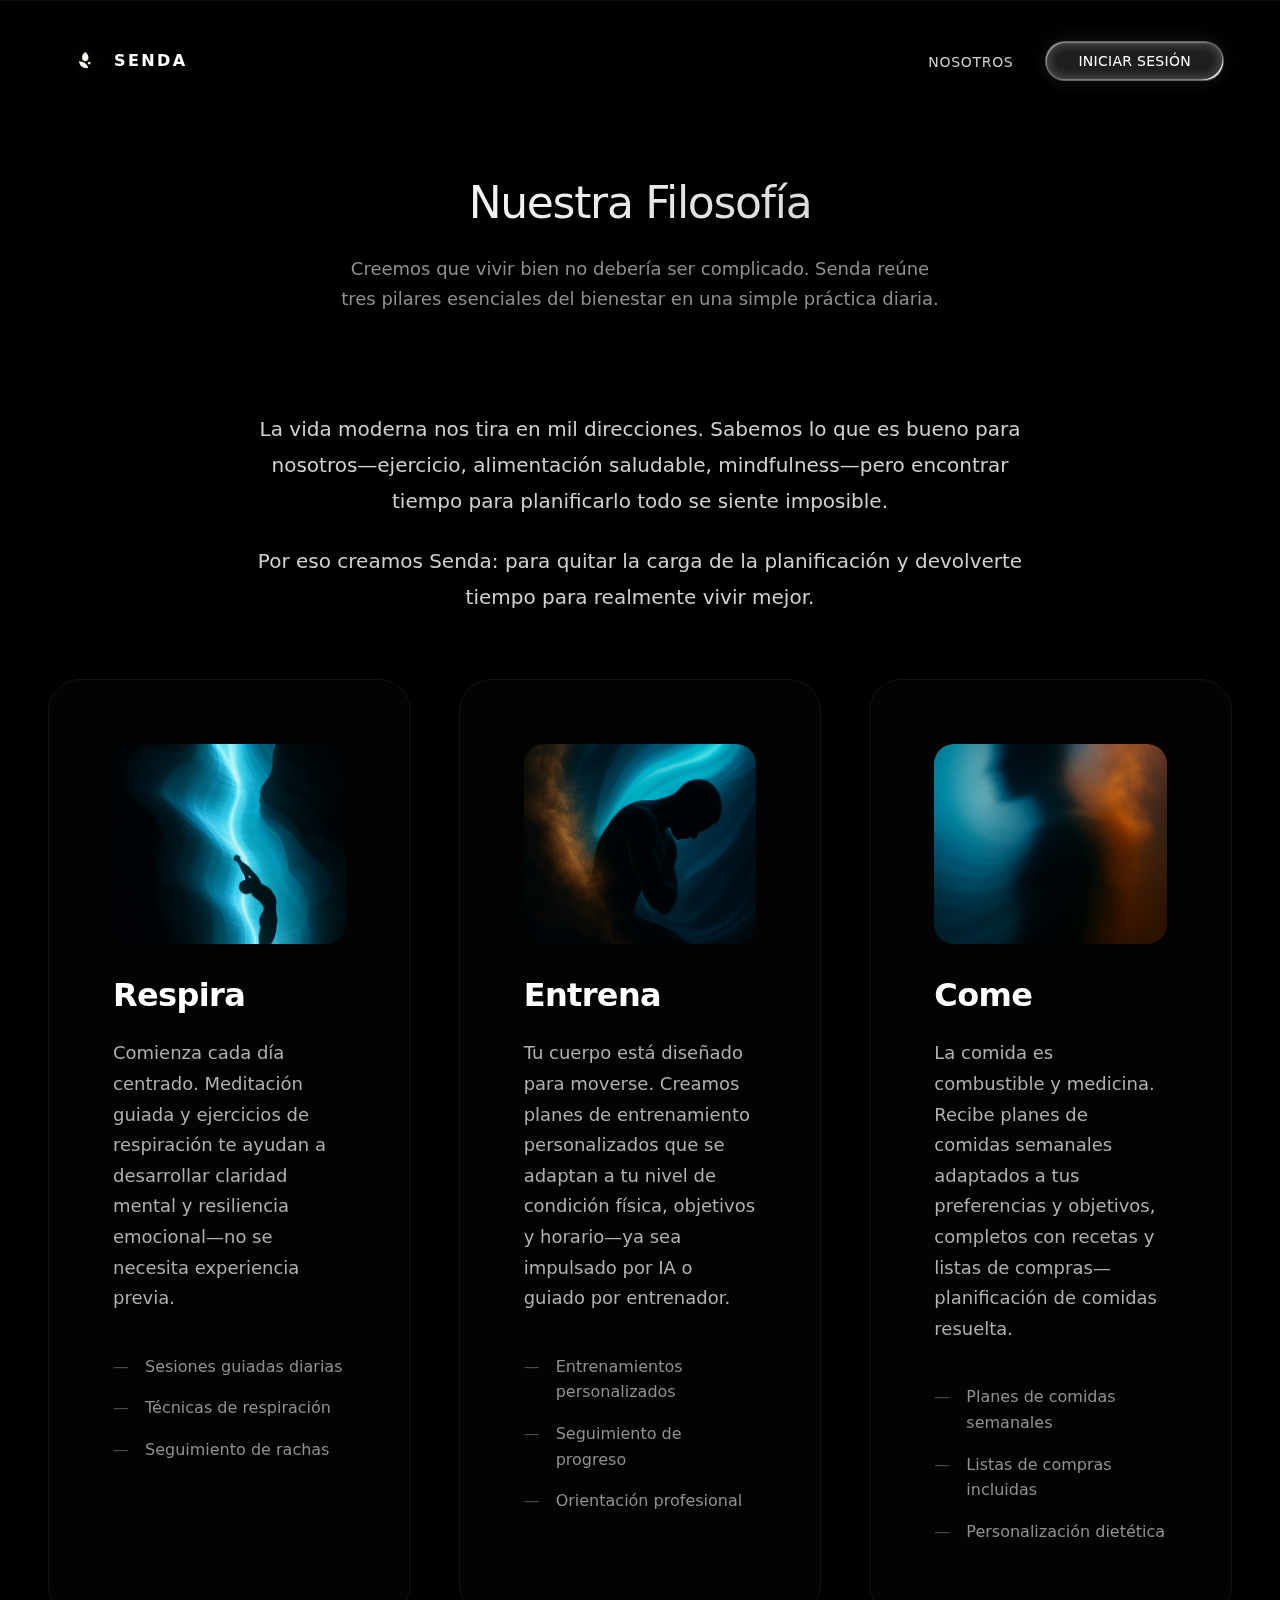
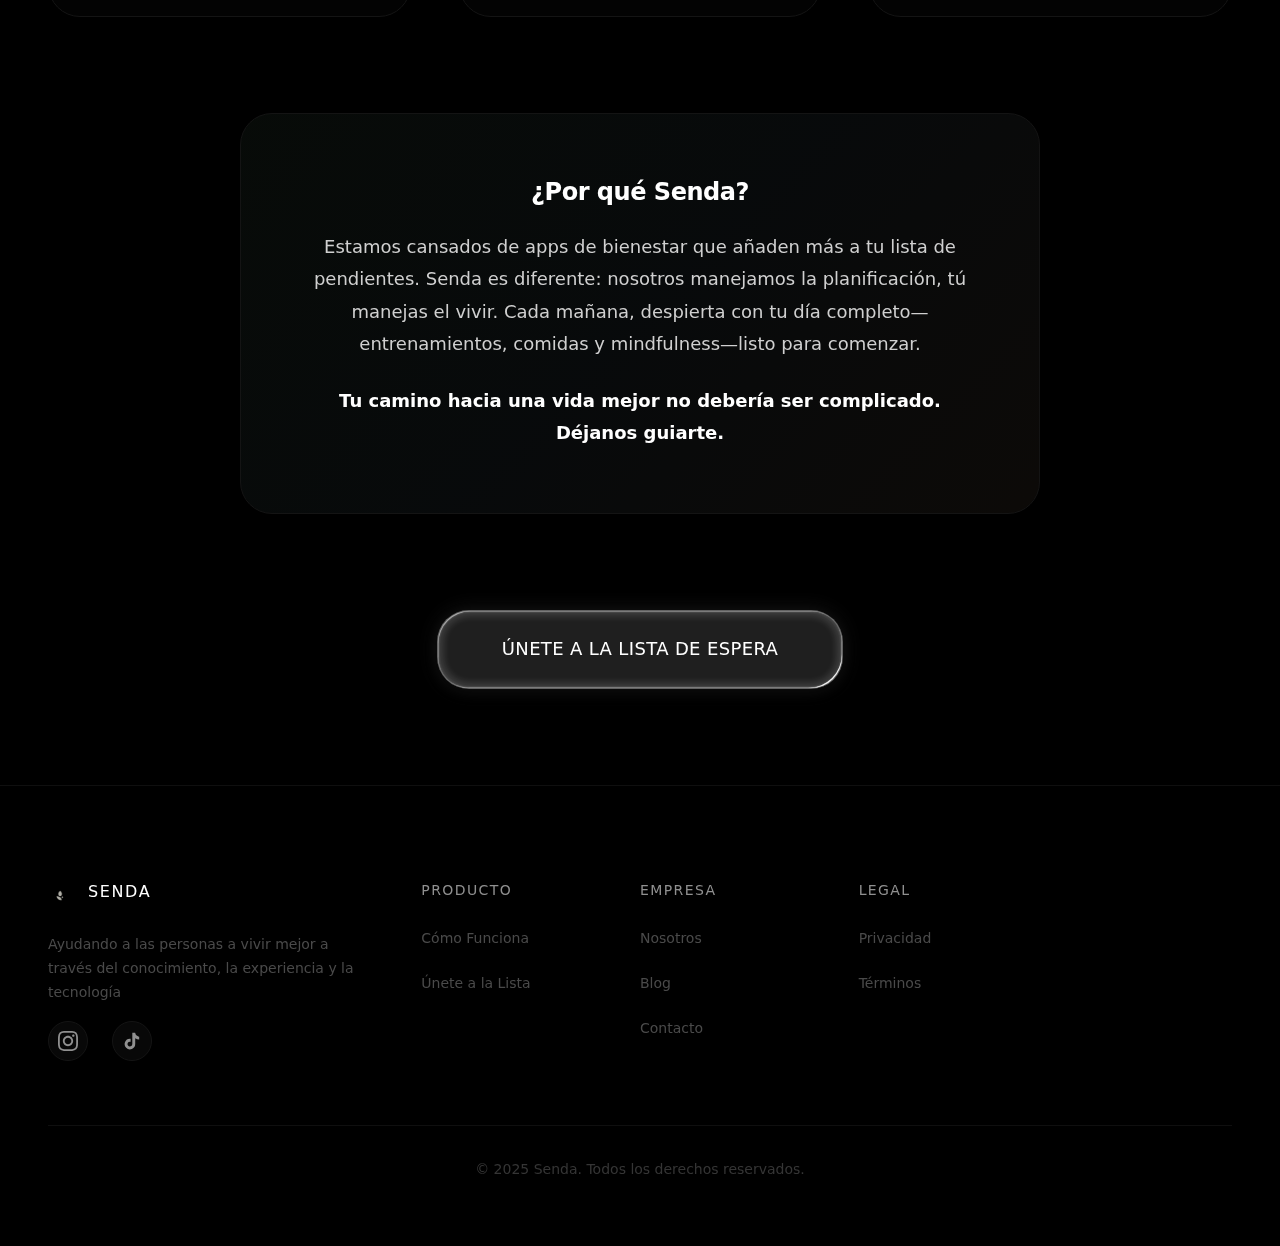
<file: about.html>
<!DOCTYPE html>
<html lang="en">
<head>
    <meta charset="UTF-8">
    <meta name="viewport" content="width=device-width, initial-scale=1.0">
    <meta name="description" content="Senda - Our Philosophy and Mission">
    <title>About Us | Senda</title>
    <link rel="stylesheet" href="css/global.css?v=8">
    <link rel="stylesheet" href="css/landing.css?v=8">
</head>
<body>
    <!-- Minimal Navigation -->
    <nav class="navbar navbar-scrolled">
        <div class="container navbar-content">
            <a href="index.html" class="navbar-logo">
                <img src="assets/images/senda logo.png" alt="Senda Logo" class="logo-image">
                <span>SENDA</span>
            </a>
            <ul class="navbar-menu">
                <li><a href="about.html" class="navbar-link">Nosotros</a></li>
                <li><a href="index.html#waitlist" class="btn btn-primary btn-small">Iniciar Sesión</a></li>
            </ul>
        </div>
    </nav>

    <!-- About Us -->
    <section class="section about-section" style="padding-top: calc(var(--spacing-xxxl) + 80px);">
        <div class="container">
            <div class="section-header">
                <h2>Nuestra Filosofía</h2>
                <p class="section-subtitle">
                    Creemos que vivir bien no debería ser complicado. Senda reúne tres pilares esenciales del bienestar en una simple práctica diaria.
                </p>
            </div>

            <div class="about-content">
                <div class="about-intro">
                    <p class="about-text">
                        La vida moderna nos tira en mil direcciones. Sabemos lo que es bueno para nosotros—ejercicio, alimentación saludable, mindfulness—pero encontrar tiempo para planificarlo todo se siente imposible.
                    </p>
                    <p class="about-text">
                        Por eso creamos Senda: para quitar la carga de la planificación y devolverte tiempo para realmente vivir mejor.
                    </p>
                </div>

                <div class="pillars-grid">
                    <div class="pillar-card">
                        <div class="pillar-image">
                            <img src="assets/images/Breathe.png" alt="Respira - Meditación y mindfulness">
                        </div>
                        <h3 class="pillar-title">Respira</h3>
                        <p class="pillar-description">
                            Comienza cada día centrado. Meditación guiada y ejercicios de respiración te ayudan a desarrollar claridad mental y resiliencia emocional—no se necesita experiencia previa.
                        </p>
                        <ul class="pillar-features">
                            <li>Sesiones guiadas diarias</li>
                            <li>Técnicas de respiración</li>
                            <li>Seguimiento de rachas</li>
                        </ul>
                    </div>

                    <div class="pillar-card">
                        <div class="pillar-image">
                            <img src="assets/images/Move.png" alt="Entrena - Fitness personalizado">
                        </div>
                        <h3 class="pillar-title">Entrena</h3>
                        <p class="pillar-description">
                            Tu cuerpo está diseñado para moverse. Creamos planes de entrenamiento personalizados que se adaptan a tu nivel de condición física, objetivos y horario—ya sea impulsado por IA o guiado por entrenador.
                        </p>
                        <ul class="pillar-features">
                            <li>Entrenamientos personalizados</li>
                            <li>Seguimiento de progreso</li>
                            <li>Orientación profesional</li>
                        </ul>
                    </div>

                    <div class="pillar-card">
                        <div class="pillar-image">
                            <img src="assets/images/Eat.png" alt="Come - Nutrición personalizada">
                        </div>
                        <h3 class="pillar-title">Come</h3>
                        <p class="pillar-description">
                            La comida es combustible y medicina. Recibe planes de comidas semanales adaptados a tus preferencias y objetivos, completos con recetas y listas de compras—planificación de comidas resuelta.
                        </p>
                        <ul class="pillar-features">
                            <li>Planes de comidas semanales</li>
                            <li>Listas de compras incluidas</li>
                            <li>Personalización dietética</li>
                        </ul>
                    </div>
                </div>

                <div class="about-mission">
                    <div class="mission-content">
                        <h3>¿Por qué Senda?</h3>
                        <p>
                            Estamos cansados de apps de bienestar que añaden más a tu lista de pendientes. Senda es diferente: nosotros manejamos la planificación, tú manejas el vivir. Cada mañana, despierta con tu día completo—entrenamientos, comidas y mindfulness—listo para comenzar.
                        </p>
                        <p>
                            <strong>Tu camino hacia una vida mejor no debería ser complicado. Déjanos guiarte.</strong>
                        </p>
                    </div>
                </div>

                <!-- CTA to join waitlist -->
                <div style="text-align: center; margin-top: var(--spacing-xxxl);">
                    <a href="index.html#waitlist" class="btn btn-primary btn-large">
                        Únete a la Lista de Espera
                    </a>
                </div>
            </div>
        </div>
    </section>

    <!-- Footer -->
    <footer class="footer">
        <div class="container">
            <div class="footer-content">
                <div class="footer-brand">
                    <div class="footer-logo">
                        <img src="assets/images/senda logo.png" alt="Senda Logo" class="footer-logo-image">
                        <h3>Senda</h3>
                    </div>
                    <p class="footer-tagline">Ayudando a las personas a vivir mejor a través del conocimiento, la experiencia y la tecnología</p>
                    <div class="social-icons">
                        <a href="https://www.instagram.com/sendaproject?igsh=MTQ3N25icWplZTFhbw%3D%3D&utm_source=qr" target="_blank" rel="noopener noreferrer" class="social-link" aria-label="Instagram">
                            <svg viewBox="0 0 24 24" fill="currentColor" class="social-icon">
                                <path d="M12 2.163c3.204 0 3.584.012 4.85.07 3.252.148 4.771 1.691 4.919 4.919.058 1.265.069 1.645.069 4.849 0 3.205-.012 3.584-.069 4.849-.149 3.225-1.664 4.771-4.919 4.919-1.266.058-1.644.07-4.85.07-3.204 0-3.584-.012-4.849-.07-3.26-.149-4.771-1.699-4.919-4.92-.058-1.265-.07-1.644-.07-4.849 0-3.204.013-3.583.07-4.849.149-3.227 1.664-4.771 4.919-4.919 1.266-.057 1.645-.069 4.849-.069zm0-2.163c-3.259 0-3.667.014-4.947.072-4.358.2-6.78 2.618-6.98 6.98-.059 1.281-.073 1.689-.073 4.948 0 3.259.014 3.668.072 4.948.2 4.358 2.618 6.78 6.98 6.98 1.281.058 1.689.072 4.948.072 3.259 0 3.668-.014 4.948-.072 4.354-.2 6.782-2.618 6.979-6.98.059-1.28.073-1.689.073-4.948 0-3.259-.014-3.667-.072-4.947-.196-4.354-2.617-6.78-6.979-6.98-1.281-.059-1.69-.073-4.949-.073zm0 5.838c-3.403 0-6.162 2.759-6.162 6.162s2.759 6.163 6.162 6.163 6.162-2.759 6.162-6.163c0-3.403-2.759-6.162-6.162-6.162zm0 10.162c-2.209 0-4-1.79-4-4 0-2.209 1.791-4 4-4s4 1.791 4 4c0 2.21-1.791 4-4 4zm6.406-11.845c-.796 0-1.441.645-1.441 1.44s.645 1.44 1.441 1.44c.795 0 1.439-.645 1.439-1.44s-.644-1.44-1.439-1.44z"/>
                            </svg>
                        </a>
                        <a href="https://www.tiktok.com/@app_senda?_r=1&_t=ZM-91Z2qzQ3CGJ" target="_blank" rel="noopener noreferrer" class="social-link" aria-label="TikTok">
                            <svg viewBox="0 0 24 24" fill="currentColor" class="social-icon">
                                <path d="M19.59 6.69a4.83 4.83 0 0 1-3.77-4.25V2h-3.45v13.67a2.89 2.89 0 0 1-5.2 1.74 2.89 2.89 0 0 1 2.31-4.64 2.93 2.93 0 0 1 .88.13V9.4a6.84 6.84 0 0 0-1-.05A6.33 6.33 0 0 0 5 20.1a6.34 6.34 0 0 0 10.86-4.43v-7a8.16 8.16 0 0 0 4.77 1.52v-3.4a4.85 4.85 0 0 1-1-.1z"/>
                            </svg>
                        </a>
                    </div>
                </div>

                <div class="footer-column">
                    <h4 class="footer-column-title">Producto</h4>
                    <ul class="footer-links">
                        <li><a href="index.html#how">Cómo Funciona</a></li>
                        <li><a href="index.html#waitlist">Únete a la Lista</a></li>
                    </ul>
                </div>

                <div class="footer-column">
                    <h4 class="footer-column-title">Empresa</h4>
                    <ul class="footer-links">
                        <li><a href="#">Nosotros</a></li>
                        <li><a href="#">Blog</a></li>
                        <li><a href="#">Contacto</a></li>
                    </ul>
                </div>

                <div class="footer-column">
                    <h4 class="footer-column-title">Legal</h4>
                    <ul class="footer-links">
                        <li><a href="#">Privacidad</a></li>
                        <li><a href="#">Términos</a></li>
                    </ul>
                </div>
            </div>

            <div class="footer-bottom">
                <p class="footer-copyright">&copy; 2025 Senda. Todos los derechos reservados.</p>
            </div>
        </div>
    </footer>

    <script src="js/main.js"></script>
    <script src="js/landing.js"></script>
</body>
</html>
</file>
<file: css/global.css>
/* ==========================================
   SENDA - Global Styles v4
   Dark with Natural Energy
   Earth, Air, Nutrition
   ========================================== */

:root {
    /* Dark Base */
    --black-pure: #000000;
    --black-soft: #0A0A0A;
    --gray-950: #0F0F0F;
    --gray-900: #141414;
    --gray-850: #1A1A1A;
    --gray-800: #202020;
    --gray-750: #2A2A2A;
    --gray-700: #353535;
    --gray-600: #4A4A4A;
    --gray-500: #909090;
    --gray-400: #B0B0B0;
    --gray-300: #D0D0D0;
    --gray-200: #E5E5E5;
    --white-pure: #FFFFFF;
    --white-soft: #FFFFFF;

    /* Natural Energy Colors - Inspired by Nature */
    /* Tierra - Verde bosque natural */
    --earth-primary: #52C370;       /* Verde musgo del bosque */
    --earth-light: #8BC796;         /* Verde claro filtrado */
    --earth-dark: #3A5F48;          /* Verde oscuro pinos */
    --earth-glow: rgba(82, 195, 112, 0.4);

    /* Aire - Turquesa océano */
    --air-primary: #00C8DA;         /* Turquesa brillante del mar */
    --air-light: #6DE1E9;           /* Turquesa claro olas */
    --air-dark: #008899;            /* Turquesa profundo */
    --air-glow: rgba(0, 200, 218, 0.4);

    /* Nutrición - Tierra y arena */
    --nutrition-primary: #B89058;   /* Marrón tierra del bosque */
    --nutrition-light: #E8D5C0;     /* Beige arena */
    --nutrition-dark: #8A6840;      /* Marrón oscuro */
    --nutrition-glow: rgba(184, 144, 88, 0.4);

    /* Accent Gradient - Liquid & Organic */
    --gradient-earth: linear-gradient(135deg, var(--earth-primary), var(--earth-light));
    --gradient-air: linear-gradient(135deg, var(--air-primary), var(--air-light));
    --gradient-nutrition: linear-gradient(135deg, var(--nutrition-primary), var(--nutrition-light));
    --gradient-hero: linear-gradient(180deg, #000000 0%, #0A0F0D 50%, #000000 100%);

    /* Liquid animated gradients */
    --gradient-liquid-1: linear-gradient(135deg, var(--earth-primary), var(--air-primary), var(--earth-light));
    --gradient-liquid-2: linear-gradient(270deg, var(--air-primary), var(--nutrition-primary), var(--air-light));
    --gradient-liquid-3: linear-gradient(45deg, var(--nutrition-primary), var(--earth-primary), var(--nutrition-light));

    /* Spacing */
    --spacing-xs: 0.5rem;
    --spacing-sm: 1rem;
    --spacing-md: 1.5rem;
    --spacing-lg: 2rem;
    --spacing-xl: 3rem;
    --spacing-xxl: 4rem;
    --spacing-xxxl: 6rem;
    --spacing-huge: 8rem;

    /* Typography */
    --font-main: -apple-system, BlinkMacSystemFont, 'SF Pro Display', 'Inter', system-ui, sans-serif;
    --font-mono: 'SF Mono', 'JetBrains Mono', monospace;

    --font-size-xs: 0.875rem;      /* 14px - aumentado de 11px */
    --font-size-sm: 1rem;           /* 16px - aumentado de 13px */
    --font-size-md: 1.125rem;       /* 18px - aumentado de 15px */
    --font-size-lg: 1.25rem;        /* 20px - aumentado de 18px */
    --font-size-xl: 1.5rem;         /* 24px - aumentado de 22px */
    --font-size-xxl: 2rem;          /* 32px - aumentado de 30px */
    --font-size-xxxl: 2.75rem;      /* 44px - aumentado de 40px */
    --font-size-huge: 4rem;         /* 64px - aumentado de 56px */
    --font-size-massive: 5rem;      /* 80px - aumentado de 72px */

    --font-light: 300;
    --font-regular: 400;
    --font-medium: 500;
    --font-semibold: 600;
    --font-bold: 700;

    /* Borders & Radius - Organic & Liquid */
    --border-radius-sm: 12px;
    --border-radius-md: 20px;
    --border-radius-lg: 32px;
    --border-radius-xl: 48px;
    --border-radius-blob: 60% 40% 30% 70% / 60% 30% 70% 40%;
    --border-radius-blob-2: 30% 70% 70% 30% / 30% 30% 70% 70%;
    --border-radius-blob-3: 70% 30% 50% 50% / 30% 60% 40% 70%;
    --border-radius-full: 9999px;

    /* Blur */
    --blur-sm: blur(12px);
    --blur-md: blur(20px);
    --blur-lg: blur(32px);

    /* Shadows with color glow */
    --shadow-sm: 0 2px 12px rgba(0, 0, 0, 0.6);
    --shadow-md: 0 4px 24px rgba(0, 0, 0, 0.7);
    --shadow-lg: 0 8px 40px rgba(0, 0, 0, 0.8);
    --shadow-earth: 0 0 30px var(--earth-glow);
    --shadow-air: 0 0 30px var(--air-glow);
    --shadow-nutrition: 0 0 30px var(--nutrition-glow);

    /* Transitions */
    --transition-fast: 200ms cubic-bezier(0.4, 0, 0.2, 1);
    --transition-normal: 350ms cubic-bezier(0.4, 0, 0.2, 1);
    --transition-slow: 600ms cubic-bezier(0.4, 0, 0.2, 1);

    --z-base: 1;
    --z-dropdown: 100;
    --z-sticky: 200;
    --z-modal: 300;
}

/* Reset */
* {
    margin: 0;
    padding: 0;
    box-sizing: border-box;
}

html {
    font-size: 16px;
    scroll-behavior: smooth;
    -webkit-font-smoothing: antialiased;
    -moz-osx-font-smoothing: grayscale;
}

body {
    font-family: var(--font-main);
    font-size: var(--font-size-md);
    font-weight: var(--font-regular);
    line-height: 1.6;
    color: var(--gray-200);
    background-color: var(--black-pure);
    overflow-x: hidden;
}

::selection {
    background-color: var(--earth-primary);
    color: var(--white-pure);
}

/* Typography */
h1, h2, h3, h4, h5, h6 {
    font-weight: var(--font-medium);
    line-height: 1.2;
    margin-bottom: var(--spacing-md);
    color: var(--white-soft);
    letter-spacing: -0.03em;
}

h1 {
    font-size: var(--font-size-huge);
    font-weight: var(--font-semibold);
}

h2 { font-size: var(--font-size-xxxl); }
h3 { font-size: var(--font-size-xxl); }
h4 { font-size: var(--font-size-xl); }

p {
    margin-bottom: var(--spacing-sm);
    color: var(--gray-400);
    line-height: 1.7;
}

a {
    color: var(--gray-200);
    text-decoration: none;
    transition: color var(--transition-fast);
}

a:hover {
    color: var(--white-soft);
}

/* Layout */
.container {
    max-width: 1600px;
    margin: 0 auto;
    padding: 0 var(--spacing-xl);
}

.section {
    padding: var(--spacing-huge) 0;
}

/* Flex */
.flex-center {
    display: flex;
    align-items: center;
    justify-content: center;
}

/* Buttons */
.btn {
    display: inline-flex;
    flex-direction: column;
    align-items: center;
    justify-content: center;
    padding: var(--spacing-sm) var(--spacing-xl);
    font-size: var(--font-size-sm);
    font-weight: var(--font-medium);
    text-align: center;
    border: none;
    border-radius: 32px;
    cursor: pointer;
    transition: all 0.6s cubic-bezier(0.23, 1, 0.32, 1);
    text-decoration: none;
    white-space: nowrap;
    letter-spacing: 0.02em;
    text-transform: uppercase;
    position: relative;
    z-index: 1;
    backdrop-filter: blur(10px);
}

.btn > * {
    position: relative;
    z-index: 2;
}

.btn-caption {
    display: block;
    font-size: var(--font-size-xs);
    font-weight: var(--font-regular);
    opacity: 0.7;
    margin-top: 4px;
    text-transform: none;
    letter-spacing: 0;
    white-space: nowrap;
}

.btn-primary {
    background: rgba(255, 255, 255, 0.12);
    color: var(--white-soft);
    position: relative;
    overflow: hidden;
    backdrop-filter: blur(20px) saturate(180%);
    border: 1px solid rgba(255, 255, 255, 0.30);
    box-shadow:
        inset 3px 3px 0.5px -3px rgba(255, 255, 255, 0.09),
        inset -3px -3px 0.5px -3px rgba(255, 255, 255, 0.85),
        inset 1px 1px 1px -0.5px rgba(255, 255, 255, 0.6),
        inset -1px -1px 1px -0.5px rgba(255, 255, 255, 0.6),
        inset 0 0 6px 6px rgba(255, 255, 255, 0.12),
        inset 0 0 2px 2px rgba(255, 255, 255, 0.06),
        0 4px 12px rgba(0, 0, 0, 0.3),
        0 0 20px rgba(255, 255, 255, 0.1);
}

/* Glass distortion layer */
.btn-primary::before {
    content: '';
    position: absolute;
    inset: 0;
    background: linear-gradient(135deg,
        rgba(255, 255, 255, 0.15) 0%,
        rgba(255, 255, 255, 0.05) 50%,
        rgba(255, 255, 255, 0.1) 100%
    );
    border-radius: inherit;
    opacity: 0;
    transition: opacity 0.5s ease;
    filter: blur(1px);
}

/* Liquid glow overlay */
.btn-primary::after {
    content: '';
    position: absolute;
    inset: -2px;
    background: linear-gradient(45deg,
        var(--earth-primary),
        var(--air-primary),
        var(--earth-light),
        var(--air-light)
    );
    border-radius: inherit;
    opacity: 0;
    z-index: -1;
    filter: blur(15px);
    transition: opacity 0.6s ease;
    animation: liquidRotate 8s linear infinite;
}

@keyframes liquidRotate {
    0% { transform: rotate(0deg); }
    100% { transform: rotate(360deg); }
}

.btn-primary:hover::before {
    opacity: 1;
}

.btn-primary:hover::after {
    opacity: 0.6;
}

.btn-primary:hover {
    transform: translateY(-3px) scale(1.03);
    background: rgba(255, 255, 255, 0.18);
    border-color: rgba(255, 255, 255, 0.4);
    box-shadow:
        inset 3px 3px 0.5px -3px rgba(255, 255, 255, 0.15),
        inset -3px -3px 0.5px -3px rgba(255, 255, 255, 0.9),
        inset 1px 1px 1px -0.5px rgba(255, 255, 255, 0.7),
        inset -1px -1px 1px -0.5px rgba(255, 255, 255, 0.7),
        inset 0 0 8px 8px rgba(255, 255, 255, 0.15),
        inset 0 0 3px 3px rgba(255, 255, 255, 0.08),
        0 8px 24px rgba(0, 0, 0, 0.4),
        0 0 40px rgba(255, 255, 255, 0.2);
}

.btn-primary:active {
    transform: translateY(-1px) scale(1.01);
}

.btn-secondary {
    background: rgba(255, 255, 255, 0.10);
    color: var(--gray-200);
    border: 1.5px solid rgba(255, 255, 255, 0.12);
    position: relative;
    overflow: hidden;
    backdrop-filter: blur(16px) saturate(150%);
    box-shadow:
        inset 2px 2px 0.5px -2px rgba(255, 255, 255, 0.06),
        inset -2px -2px 0.5px -2px rgba(255, 255, 255, 0.7),
        inset 0 0 4px 4px rgba(255, 255, 255, 0.08),
        0 2px 8px rgba(0, 0, 0, 0.25);
}

.btn-secondary::before {
    content: '';
    position: absolute;
    inset: 0;
    background: linear-gradient(135deg,
        rgba(82, 195, 112, 0.1) 0%,
        rgba(91, 168, 199, 0.1) 100%
    );
    border-radius: inherit;
    opacity: 0;
    transition: opacity 0.5s ease;
}

.btn-secondary::after {
    content: '';
    position: absolute;
    inset: -2px;
    background: linear-gradient(90deg,
        var(--earth-primary),
        var(--air-primary)
    );
    border-radius: inherit;
    opacity: 0;
    z-index: -1;
    filter: blur(12px);
    transition: opacity 0.6s ease;
}

.btn-secondary:hover::before {
    opacity: 1;
}

.btn-secondary:hover::after {
    opacity: 0.5;
}

.btn-secondary:hover {
    border-color: rgba(82, 195, 112, 0.4);
    color: var(--earth-light);
    background: rgba(82, 195, 112, 0.08);
    transform: translateY(-3px) scale(1.03);
    box-shadow:
        inset 2px 2px 0.5px -2px rgba(255, 255, 255, 0.1),
        inset -2px -2px 0.5px -2px rgba(255, 255, 255, 0.8),
        inset 0 0 6px 6px rgba(82, 195, 112, 0.12),
        0 6px 20px rgba(82, 195, 112, 0.3),
        0 0 40px rgba(82, 195, 112, 0.15);
}

.btn-secondary:active {
    transform: translateY(-1px) scale(1.01);
}

.btn-large {
    padding: var(--spacing-md) var(--spacing-xxl);
    font-size: var(--font-size-md);
}

.btn-small {
    padding: var(--spacing-xs) var(--spacing-lg);
    font-size: var(--font-size-xs);
}

/* Navigation */
.navbar {
    position: fixed;
    top: var(--spacing-lg);
    left: 0;
    right: 0;
    z-index: var(--z-sticky);
    pointer-events: none;
    will-change: auto;
    transform: translate3d(0, 0, 0) !important;
    backface-visibility: hidden;
    -webkit-transform: translate3d(0, 0, 0) !important;
    -webkit-backface-visibility: hidden;
    perspective: 1000px;
    contain: layout style;
    isolation: isolate;
}

.navbar-content {
    display: flex;
    align-items: center;
    justify-content: space-between;
    pointer-events: auto;
    transform: translate3d(0, 0, 0);
    -webkit-transform: translate3d(0, 0, 0);
}

.navbar-logo {
    display: flex;
    align-items: center;
    gap: var(--spacing-xs);
    font-size: var(--font-size-sm);
    font-weight: var(--font-semibold);
    color: var(--white-soft);
    letter-spacing: 0.15em;
    text-transform: uppercase;
    background: transparent;
    padding: var(--spacing-xs) var(--spacing-sm);
    transition: color 0.4s cubic-bezier(0.23, 1, 0.32, 1);
    transform: translate3d(0, 0, 0) !important;
    -webkit-transform: translate3d(0, 0, 0) !important;
    backface-visibility: hidden;
}

.navbar-logo:hover {
    color: var(--earth-light);
}

.logo-image {
    width: 42px;
    height: 42px;
    object-fit: contain;
    filter: brightness(1.1) drop-shadow(0 0 8px rgba(74, 124, 89, 0.3));
}

.navbar-menu {
    display: flex;
    list-style: none;
    gap: var(--spacing-sm);
    align-items: center;
    background: transparent;
    padding: var(--spacing-xs);
    transform: translate3d(0, 0, 0);
    -webkit-transform: translate3d(0, 0, 0);
    backface-visibility: hidden;
}

.navbar-link {
    color: var(--gray-300);
    font-weight: var(--font-medium);
    font-size: var(--font-size-xs);
    transition: color 0.4s cubic-bezier(0.23, 1, 0.32, 1);
    letter-spacing: 0.05em;
    text-transform: uppercase;
    padding: var(--spacing-xs) var(--spacing-sm);
    transform: translate3d(0, 0, 0) !important;
    -webkit-transform: translate3d(0, 0, 0) !important;
}

.navbar-link:hover {
    color: var(--earth-light);
}

/* Utilities */
.text-center { text-align: center; }
.text-left { text-align: left; }

.hidden { display: none; }

/* Responsive */
@media (max-width: 1024px) {
    .container {
        padding: 0 var(--spacing-lg);
    }
}

@media (max-width: 768px) {
    :root {
        --font-size-huge: 2.5rem;
        --font-size-xxxl: 2rem;
        --font-size-xxl: 1.5rem;
    }

    .container {
        padding: 0 var(--spacing-md);
    }

    .grid-2,
    .grid-3 {
        grid-template-columns: 1fr;
    }

    .section {
        padding: var(--spacing-xxl) 0;
    }

    .navbar-menu {
        display: none;
    }
}

/* Scrollbar */
::-webkit-scrollbar {
    width: 6px;
}

::-webkit-scrollbar-track {
    background: var(--black-pure);
}

::-webkit-scrollbar-thumb {
    background: var(--gray-850);
    border-radius: var(--border-radius-full);
}

::-webkit-scrollbar-thumb:hover {
    background: var(--earth-primary);
}

/* ==========================================
   Animaciones de Resplandor
   ========================================== */
@keyframes rayGlow {
    0%, 100% {
        opacity: 0.4;
        transform: translate(-50%, -50%) scale(0.95);
    }
    50% {
        opacity: 0.8;
        transform: translate(-50%, -50%) scale(1.05);
    }
}

@keyframes glowPulse {
    0%, 100% {
        opacity: 0.6;
        transform: translate(-50%, -50%) scale(1);
    }
    50% {
        opacity: 1;
        transform: translate(-50%, -50%) scale(1.05);
    }
}

/* Fade-in animation for page load */
@keyframes heroFadeIn {
    from {
        opacity: 0;
        transform: translateY(20px);
    }
    to {
        opacity: 1;
        transform: translateY(0);
    }
}

/* Breathing/pulsing animation for icons */
@keyframes breathe {
    0%, 100% {
        opacity: 0.6;
    }
    50% {
        opacity: 0.8;
    }
}

/* Accessibility: Reduced motion support */
@media (prefers-reduced-motion: reduce) {
    *,
    *::before,
    *::after {
        animation-duration: 0.01ms !important;
        animation-iteration-count: 1 !important;
        transition-duration: 0.01ms !important;
        scroll-behavior: auto !important;
    }
}
</file>
<file: css/landing.css>
/* ==========================================
   SENDA - Landing v3
   Ultra Minimal, Dark, Futuristic
   Innovative Scroll Experience
   ========================================== */

/* ==========================================
   Scroll Animations
   ========================================== */

/* Initial state - elements hidden before scroll into view */
.scroll-reveal {
    opacity: 0;
    transform: translateY(30px);
    transition: opacity 0.8s cubic-bezier(0.4, 0, 0.2, 1),
                transform 0.8s cubic-bezier(0.4, 0, 0.2, 1);
}

.scroll-reveal.revealed {
    opacity: 1;
    transform: translateY(0);
}

/* Stagger animation for grid items */
.scroll-reveal-stagger {
    opacity: 0;
    transform: translateY(30px);
    transition: opacity 0.6s cubic-bezier(0.4, 0, 0.2, 1),
                transform 0.6s cubic-bezier(0.4, 0, 0.2, 1);
}

.scroll-reveal-stagger.revealed {
    opacity: 1;
    transform: translateY(0);
}

/* Stagger delays for grid items */
.scroll-reveal-stagger:nth-child(1) { transition-delay: 0.1s; }
.scroll-reveal-stagger:nth-child(2) { transition-delay: 0.2s; }
.scroll-reveal-stagger:nth-child(3) { transition-delay: 0.3s; }

/* Animations moved to global.css to avoid duplication */

/* ==========================================
   Hero Section - Full Viewport
   ========================================== */

.hero {
    position: relative;
    min-height: 100vh;
    display: flex;
    align-items: center;
    justify-content: center;
    overflow: hidden;
}

.hero-content {
    animation: heroFadeIn 1s ease-out forwards;
}

.hero-background {
    position: absolute;
    top: 0;
    left: 0;
    right: 0;
    bottom: 0;
    background: var(--gradient-hero);
    z-index: -1;
}

/* Diagonal lines pattern removed */

/* Subtle wave effect */
.hero-background::after {
    content: '';
    position: absolute;
    bottom: -50%;
    left: -10%;
    right: -10%;
    height: 100%;
    background:
        radial-gradient(ellipse at 30% 50%, rgba(91, 168, 199, 0.06) 0%, transparent 50%),
        radial-gradient(ellipse at 70% 80%, rgba(82, 195, 112, 0.05) 0%, transparent 50%);
    pointer-events: none;
    z-index: 0;
}

.hero-content {
    text-align: center;
    max-width: 700px;
    margin: 0 auto;
}

.hero-logo {
    width: 80px;
    height: 80px;
    margin: 0 auto var(--spacing-xxl);
    object-fit: contain;
    filter: brightness(1.1) drop-shadow(0 0 24px rgba(74, 124, 89, 0.4));
    animation: subtleFloat 4s ease-in-out infinite;
}

@keyframes subtleFloat {
    0%, 100% {
        transform: translateY(0px);
    }
    50% {
        transform: translateY(-8px);
    }
}

.hero-title {
    font-size: var(--font-size-massive);
    font-weight: var(--font-medium);
    line-height: 1.1;
    margin-bottom: var(--spacing-xl);
    letter-spacing: -0.04em;
}

.hero-title .highlight {
    color: var(--gray-500);
    font-weight: var(--font-light);
}

.hero-description {
    font-size: var(--font-size-lg);
    color: #ffffff;
    line-height: 1.6;
    margin-bottom: var(--spacing-xxxl);
    max-width: 500px;
    margin-left: auto;
    margin-right: auto;
    font-weight: 600;
    text-shadow:
        0 1px 3px rgba(0, 0, 0, 1),
        0 2px 6px rgba(0, 0, 0, 1),
        0 4px 12px rgba(0, 0, 0, 0.95),
        0 8px 24px rgba(0, 0, 0, 0.9),
        0 16px 48px rgba(0, 0, 0, 0.8),
        0 0 80px rgba(0, 0, 0, 0.6);
}

.hero-cta {
    display: flex;
    gap: var(--spacing-md);
    justify-content: center;
    align-items: center;
    margin-bottom: var(--spacing-sm);
}

.cta-caption {
    font-size: var(--font-size-xs);
    color: var(--gray-500);
    margin: 0 0 var(--spacing-lg) 0;
    text-align: center;
}

.hero-trust {
    margin-top: var(--spacing-lg);
}

.trust-text {
    font-size: var(--font-size-xs);
    color: var(--gray-300);
    margin: 0;
    display: flex;
    align-items: center;
    justify-content: center;
    gap: var(--spacing-xs);
    font-weight: 500;
    text-shadow:
        0 2px 8px rgba(0, 0, 0, 0.9),
        0 4px 16px rgba(0, 0, 0, 0.7),
        0 0 40px rgba(0, 0, 0, 0.5);
}

/* Scroll indicator removed to prevent overlap with trust badges */

/* ==========================================
   Features Section - Minimal Cards
   ========================================== */

.features-section {
    background: transparent;
    position: relative;
    overflow: visible;
    border-top: 1px solid var(--gray-950);
    padding-top: var(--spacing-xxxl);
    padding-bottom: var(--spacing-xxxl);
}

/* Glow effect - Earth/Green */
.features-section::before {
    content: '';
    position: absolute;
    top: 50%;
    left: 50%;
    transform: translate(-50%, -50%);
    width: 100%;
    height: 100%;
    background: radial-gradient(
        ellipse 800px 600px at 50% 50%,
        rgba(82, 195, 112, 0.2) 0%,
        rgba(82, 195, 112, 0.1) 40%,
        transparent 70%
    );
    filter: blur(80px);
    pointer-events: none;
    z-index: 0;
    animation: glowPulse 5s ease-in-out infinite;
}

.features-section > .container {
    position: relative;
    z-index: 1;
}

.section-header {
    text-align: center;
    margin-bottom: var(--spacing-xxxl);
    max-width: 600px;
    margin-left: auto;
    margin-right: auto;
}

.waitlist-section .section-header {
    margin-bottom: var(--spacing-lg);
}

.waitlist-section .section-header h2 {
    margin-bottom: var(--spacing-xs);
}

.waitlist-section .section-subtitle {
    font-size: var(--font-size-sm);
    line-height: 1.5;
}

.section-header h2 {
    font-size: var(--font-size-xxxl);
    margin-bottom: var(--spacing-md);
    font-weight: var(--font-medium);
    background: linear-gradient(135deg, var(--white-soft) 0%, var(--gray-300) 100%);
    -webkit-background-clip: text;
    -webkit-text-fill-color: transparent;
    background-clip: text;
}

.section-subtitle {
    font-size: var(--font-size-md);
    color: var(--gray-500);
}

.features-grid {
    display: grid;
    grid-template-columns: repeat(3, 1fr);
    gap: var(--spacing-md);
}

.feature-card {
    background: rgba(255, 255, 255, 0.08);
    backdrop-filter: blur(20px);
    border: 1.5px solid rgba(255, 255, 255, 0.20);
    padding: var(--spacing-xxl);
    text-align: left;
    transition: transform 0.8s cubic-bezier(0.23, 1, 0.32, 1),
                border-color 0.8s cubic-bezier(0.23, 1, 0.32, 1),
                background 0.8s cubic-bezier(0.23, 1, 0.32, 1),
                box-shadow 0.8s cubic-bezier(0.23, 1, 0.32, 1);
    position: relative;
    overflow: hidden;
    will-change: transform;
}

/* Feature badge number */
.feature-badge {
    position: absolute;
    top: var(--spacing-lg);
    right: var(--spacing-lg);
    width: 40px;
    height: 40px;
    border-radius: 50%;
    background: rgba(255, 255, 255, 0.12);
    backdrop-filter: blur(20px) saturate(180%);
    -webkit-backdrop-filter: blur(20px) saturate(180%);
    border: 1px solid rgba(255, 255, 255, 0.25);
    display: flex;
    align-items: center;
    justify-content: center;
    font-size: var(--font-size-sm);
    font-weight: var(--font-medium);
    color: var(--gray-400);
    transition: all var(--transition-normal);
    font-variant-numeric: tabular-nums;
    box-shadow: 0 2px 8px rgba(0, 0, 0, 0.1);
}

.feature-card:hover .feature-badge {
    transform: scale(1.1);
    background: rgba(255, 255, 255, 0.18);
    border-color: rgba(255, 255, 255, 0.35);
    box-shadow: 0 4px 12px rgba(0, 0, 0, 0.15);
}


/* Liquid gradient overlay on hover */
.feature-card::before {
    content: '';
    position: absolute;
    top: -50%;
    left: -50%;
    width: 200%;
    height: 200%;
    background: linear-gradient(
        135deg,
        transparent 30%,
        rgba(255, 255, 255, 0.05) 50%,
        transparent 70%
    );
    background-size: 200% 200%;
    opacity: 0;
    transition: opacity 0.8s ease;
}

.feature-card:hover::before {
    opacity: 1;
}

.feature-card:hover {
    border-color: rgba(255, 255, 255, 0.15);
    background: rgba(255, 255, 255, 0.04);
    transform: translateY(-8px) scale(1.02);
}

/* Earth - Training - Organic blob shape */
.feature-card:nth-child(1) {
    border-color: rgba(82, 195, 112, 0.3);
    border-radius: 48px 32px 48px 32px;
    background: linear-gradient(135deg, rgba(82, 195, 112, 0.03) 0%, rgba(82, 195, 112, 0.01) 100%);
}

.feature-card:nth-child(1):hover {
    border-color: rgba(82, 195, 112, 0.5);
    background: linear-gradient(135deg, rgba(82, 195, 112, 0.12) 0%, rgba(82, 195, 112, 0.05) 100%);
    box-shadow: 0 20px 60px rgba(82, 195, 112, 0.25), 0 0 50px rgba(82, 195, 112, 0.15);
    border-radius: 32px 48px 32px 48px;
}

.feature-card:nth-child(1) .feature-icon {
    color: var(--earth-light);
    opacity: 0.9;
}

/* Nutrition - Food - Smooth curves */
.feature-card:nth-child(2) {
    border-color: rgba(232, 137, 89, 0.3);
    border-radius: 32px 48px 32px 48px;
    background: linear-gradient(135deg, rgba(232, 137, 89, 0.03) 0%, rgba(232, 137, 89, 0.01) 100%);
}

.feature-card:nth-child(2):hover {
    border-color: rgba(232, 137, 89, 0.5);
    background: linear-gradient(135deg, rgba(232, 137, 89, 0.12) 0%, rgba(232, 137, 89, 0.05) 100%);
    box-shadow: 0 20px 60px rgba(232, 137, 89, 0.25), 0 0 50px rgba(232, 137, 89, 0.15);
    border-radius: 48px 32px 48px 32px;
}

.feature-card:nth-child(2) .feature-icon {
    color: var(--nutrition-light);
    opacity: 0.9;
}

/* Air - Meditation - Liquid shape */
.feature-card:nth-child(3) {
    border-color: rgba(91, 168, 199, 0.3);
    border-radius: 40px 44px 36px 44px;
    background: linear-gradient(135deg, rgba(91, 168, 199, 0.03) 0%, rgba(91, 168, 199, 0.01) 100%);
}

.feature-card:nth-child(3):hover {
    border-color: rgba(91, 168, 199, 0.5);
    background: linear-gradient(135deg, rgba(91, 168, 199, 0.12) 0%, rgba(91, 168, 199, 0.05) 100%);
    box-shadow: 0 20px 60px rgba(91, 168, 199, 0.25), 0 0 50px rgba(91, 168, 199, 0.15);
    border-radius: 44px 36px 44px 40px;
}

.feature-card:nth-child(3) .feature-icon {
    color: var(--air-light);
    opacity: 0.9;
}

.feature-icon {
    width: 48px;
    height: 48px;
    margin-bottom: var(--spacing-lg);
    display: block;
    opacity: 0.7;
    color: var(--gray-400);
    stroke-width: 1.5;
    transition: all 0.8s cubic-bezier(0.23, 1, 0.32, 1);
    animation: breathe 4s ease-in-out infinite;
    will-change: opacity;
}

.feature-card:hover .feature-icon {
    opacity: 1;
    transform: scale(1.15);
    filter: drop-shadow(0 0 20px currentColor);
    animation: none;
    will-change: transform, opacity;
}

.feature-title {
    font-size: var(--font-size-lg);
    margin-bottom: var(--spacing-sm);
    color: var(--white-soft);
    font-weight: var(--font-medium);
}

.feature-description {
    color: var(--gray-200);
    margin-bottom: var(--spacing-md);
    font-size: var(--font-size-md);
    line-height: 1.6;
}

.feature-list {
    list-style: none;
}

.feature-list li {
    padding: var(--spacing-xs) 0;
    color: var(--gray-300);
    font-size: var(--font-size-sm);
    position: relative;
    padding-left: var(--spacing-md);
}

.feature-list li::before {
    content: '—';
    position: absolute;
    left: 0;
    color: var(--gray-400);
}

/* ==========================================
   How Section - Timeline Style
   ========================================== */

.how-section {
    background: transparent;
    position: relative;
    overflow: visible;
    border-top: 1px solid var(--gray-950);
    padding-top: var(--spacing-xxxl);
    padding-bottom: var(--spacing-xxxl);
}

/* Glow effect - Air/Blue */
.how-section::before {
    content: '';
    position: absolute;
    top: 50%;
    left: 50%;
    transform: translate(-50%, -50%);
    width: 100%;
    height: 100%;
    background: radial-gradient(ellipse 800px 600px at 50% 50%,
        rgba(91, 168, 199, 0.2) 0%,
        rgba(91, 168, 199, 0.1) 40%,
        transparent 70%
    );
    filter: blur(80px);
    pointer-events: none;
    z-index: 0;
    animation: glowPulse 5s ease-in-out infinite;
}

.how-section > .container {
    position: relative;
    z-index: 1;
}

/* Two-column grid layout */
.how-content-grid {
    display: grid;
    grid-template-columns: 1fr 1fr;
    gap: var(--spacing-xxxl);
    align-items: center;
}

.steps-container {
    max-width: 600px;
}

.step {
    display: grid;
    grid-template-columns: 60px 1fr;
    gap: var(--spacing-xl);
    margin-bottom: var(--spacing-xxxl);
    align-items: flex-start;
}

.step:last-child {
    margin-bottom: 0;
}

.step-number {
    width: 60px;
    height: 60px;
    background: transparent;
    color: #3A5738;
    border: 1px solid rgba(58, 87, 56, 0.3);
    border-radius: var(--border-radius-full);
    display: flex;
    align-items: center;
    justify-content: center;
    font-size: var(--font-size-lg);
    font-weight: var(--font-medium);
    flex-shrink: 0;
}

.step-content h3 {
    font-size: var(--font-size-lg);
    margin-bottom: var(--spacing-sm);
    font-weight: var(--font-medium);
}

.step-content p {
    font-size: var(--font-size-sm);
    color: var(--gray-500);
}

/* ==========================================
   App Showcase - Phone Mockups
   ========================================== */

.app-showcase {
    position: relative;
    display: flex;
    justify-content: center;
    align-items: center;
    min-height: 500px;
    perspective: 1000px;
}

.phone-mockup {
    position: absolute;
    width: 280px;
    transition: transform 0.6s cubic-bezier(0.4, 0, 0.2, 1);
}

.phone-mockup-1 {
    transform: translateX(-120px) translateY(-20px) scale(0.95);
    z-index: 1;
}

.phone-mockup-2 {
    transform: translateX(0px) translateY(0px) scale(1);
    z-index: 3;
}

.phone-mockup-3 {
    transform: translateX(120px) translateY(-20px) scale(0.95);
    z-index: 2;
}

.phone-frame {
    background: linear-gradient(135deg, #1a1a1a 0%, #0a0a0a 100%);
    border-radius: 36px;
    padding: 12px;
    box-shadow:
        0 20px 60px rgba(0, 0, 0, 0.5),
        0 0 0 1px rgba(255, 255, 255, 0.1),
        inset 0 0 0 1px rgba(255, 255, 255, 0.05);
    position: relative;
}

.phone-frame::before {
    content: '';
    position: absolute;
    top: 12px;
    left: 50%;
    transform: translateX(-50%);
    width: 100px;
    height: 24px;
    background: #000;
    border-radius: 0 0 16px 16px;
    z-index: 10;
}

.phone-screen {
    background: linear-gradient(180deg, #0f0f0f 0%, #050505 100%);
    border-radius: 26px;
    overflow: hidden;
    aspect-ratio: 9 / 19.5;
    position: relative;
    display: flex;
    align-items: center;
    justify-content: center;
}

.placeholder-content {
    text-align: center;
    padding: var(--spacing-xl);
}

.placeholder-icon {
    font-size: 64px;
    margin-bottom: var(--spacing-md);
    filter: grayscale(0.3);
    opacity: 0.8;
}

.placeholder-content p {
    color: var(--gray-500);
    font-size: var(--font-size-sm);
    font-weight: var(--font-medium);
    text-transform: uppercase;
    letter-spacing: 0.1em;
}

/* Phone screen images */
.phone-screen img {
    width: 100%;
    height: 100%;
    object-fit: contain;
    object-position: center;
}

/* Hover effects */
.phone-mockup:hover {
    transform: translateX(var(--x-offset, 0)) translateY(var(--y-offset, 0)) scale(1.05);
    z-index: 10 !important;
}

.phone-mockup-1:hover {
    --x-offset: -120px;
    --y-offset: -20px;
}

.phone-mockup-2:hover {
    --x-offset: 0px;
    --y-offset: 0px;
}

.phone-mockup-3:hover {
    --x-offset: 120px;
    --y-offset: -20px;
}

/* Responsive adjustments */
@media (max-width: 1024px) {
    .how-content-grid {
        grid-template-columns: 1fr;
        gap: var(--spacing-xxl);
    }

    .steps-container {
        max-width: 100%;
    }

    .app-showcase {
        margin-top: var(--spacing-xxl);
    }
}

@media (max-width: 768px) {
    .phone-mockup {
        width: 200px;
    }

    .phone-mockup-1 {
        transform: translateX(-80px) translateY(-10px) scale(0.9);
    }

    .phone-mockup-3 {
        transform: translateX(80px) translateY(-10px) scale(0.9);
    }

    .placeholder-icon {
        font-size: 48px;
    }
}

/* ==========================================
   Daily Section - Grid Cards
   ========================================== */

.daily-section {
    background: transparent;
    position: relative;
    overflow: visible;
    border-top: 1px solid var(--gray-950);
    padding-top: var(--spacing-xxxl);
    padding-bottom: var(--spacing-xxxl);
}

/* Glow effect - Nutrition/Orange */
.daily-section::before {
    content: '';
    position: absolute;
    top: 50%;
    left: 50%;
    transform: translate(-50%, -50%);
    width: 100%;
    height: 100%;
    background: radial-gradient(ellipse 750px 550px at 50% 50%,
        rgba(232, 137, 89, 0.15) 0%,
        rgba(232, 137, 89, 0.08) 40%,
        transparent 70%
    );
    filter: blur(80px);
    pointer-events: none;
    z-index: 0;
    animation: glowPulse 5.5s ease-in-out infinite;
}

.daily-section > .container {
    position: relative;
    z-index: 1;
}

.daily-grid {
    display: grid;
    grid-template-columns: repeat(3, 1fr);
    gap: var(--spacing-md);
    margin-top: var(--spacing-xxl);
}

.daily-card {
    background: transparent;
    border: 1px solid var(--gray-900);
    border-radius: var(--border-radius-lg);
    padding: var(--spacing-xxl);
    transition: all var(--transition-normal);
    position: relative;
    overflow: hidden;
}

.daily-card::before {
    content: '';
    position: absolute;
    top: 0;
    left: -100%;
    width: 100%;
    height: 100%;
    background: linear-gradient(
        90deg,
        transparent,
        rgba(255, 255, 255, 0.03),
        transparent
    );
    transition: left 0.6s ease;
}

.daily-card:hover::before {
    left: 100%;
}

.daily-card:hover {
    border-color: var(--gray-850);
    transform: translateY(-4px);
}

/* Earth - Workout - Tilted */
.daily-card:nth-child(1) {
    border-color: rgba(82, 195, 112, 0.25);
    transform: rotate(-1deg);
}

.daily-card:nth-child(1):hover {
    border-color: var(--earth-primary);
    background: var(--earth-glow);
    box-shadow: 0 0 35px var(--earth-glow), var(--shadow-earth);
    transform: rotate(-1deg) translateY(-6px) scale(1.02);
}

.daily-card:nth-child(1) .daily-icon {
    color: var(--earth-light);
    opacity: 0.8;
}

/* Nutrition - Meals - Tilted */
.daily-card:nth-child(2) {
    border-color: rgba(232, 137, 89, 0.25);
    transform: rotate(0.5deg);
}

.daily-card:nth-child(2):hover {
    border-color: var(--nutrition-primary);
    background: var(--nutrition-glow);
    box-shadow: 0 0 35px var(--nutrition-glow), var(--shadow-nutrition);
    transform: rotate(0.5deg) translateY(-6px) scale(1.02);
}

.daily-card:nth-child(2) .daily-icon {
    color: var(--nutrition-light);
    opacity: 0.8;
}

/* Air - Meditation - Tilted */
.daily-card:nth-child(3) {
    border-color: rgba(91, 168, 199, 0.25);
    transform: rotate(1deg);
}

.daily-card:nth-child(3):hover {
    border-color: var(--air-primary);
    background: var(--air-glow);
    box-shadow: 0 0 35px var(--air-glow), var(--shadow-air);
    transform: rotate(1deg) translateY(-6px) scale(1.02);
}

.daily-card:nth-child(3) .daily-icon {
    color: var(--air-light);
    opacity: 0.8;
}

.daily-icon {
    width: 32px;
    height: 32px;
    margin-bottom: var(--spacing-md);
    display: block;
    opacity: 0.4;
    color: var(--gray-400);
    stroke-width: 1.2;
    transition: all var(--transition-normal);
}

.daily-card:hover .daily-icon {
    opacity: 1;
    transform: scale(1.25) rotate(8deg);
    filter: drop-shadow(0 0 10px currentColor);
}

.daily-title {
    font-size: var(--font-size-md);
    margin-bottom: var(--spacing-xs);
    font-weight: var(--font-medium);
    color: var(--white-soft);
}

.daily-description {
    color: var(--gray-200);
    font-size: var(--font-size-sm);
}

/* ==========================================
   Testimonials Section
   ========================================== */

.testimonials-section {
    background: transparent;
    position: relative;
    overflow: visible;
    border-top: 1px solid var(--gray-950);
    padding-top: var(--spacing-xxxl);
    padding-bottom: var(--spacing-xxxl);
}

/* Glow effect - Earth/Green */
.testimonials-section::before {
    content: '';
    position: absolute;
    top: 50%;
    left: 50%;
    transform: translate(-50%, -50%);
    width: 100%;
    height: 100%;
    background: radial-gradient(ellipse 750px 550px at 50% 50%,
        rgba(82, 195, 112, 0.18) 0%,
        rgba(82, 195, 112, 0.09) 40%,
        transparent 70%
    );
    filter: blur(80px);
    pointer-events: none;
    z-index: 0;
    animation: glowPulse 5.5s ease-in-out infinite;
}

.testimonials-section > .container {
    position: relative;
    z-index: 1;
}

.testimonials-grid {
    display: grid;
    grid-template-columns: repeat(3, 1fr);
    gap: var(--spacing-lg);
    margin-bottom: var(--spacing-xxxl);
}

.testimonial-card {
    background: transparent;
    border: 1px solid var(--gray-900);
    border-radius: var(--border-radius-lg);
    padding: var(--spacing-xl);
    transition: all var(--transition-normal);
}

.testimonial-card:hover {
    border-color: var(--gray-850);
    transform: translateY(-4px);
}

.testimonial-stars {
    color: var(--earth-light);
    font-size: var(--font-size-sm);
    margin-bottom: var(--spacing-md);
    opacity: 0.8;
    letter-spacing: 2px;
}

.testimonial-text {
    font-size: var(--font-size-sm);
    line-height: 1.7;
    color: var(--gray-300);
    margin-bottom: var(--spacing-lg);
    font-style: italic;
}

.testimonial-author {
    display: flex;
    align-items: center;
    gap: var(--spacing-md);
}

.author-avatar {
    width: 40px;
    height: 40px;
    border-radius: var(--border-radius-full);
    background: var(--gray-850);
    color: var(--earth-light);
    display: flex;
    align-items: center;
    justify-content: center;
    font-weight: var(--font-semibold);
    font-size: var(--font-size-md);
    flex-shrink: 0;
}

.author-info {
    flex: 1;
}

.author-name {
    font-size: var(--font-size-sm);
    font-weight: var(--font-medium);
    color: var(--gray-200);
    margin-bottom: 2px;
}

.author-role {
    font-size: var(--font-size-xs);
    color: var(--gray-600);
    margin: 0;
}

/* Stats */
.testimonial-stats {
    display: grid;
    grid-template-columns: repeat(3, 1fr);
    gap: var(--spacing-xl);
    max-width: 800px;
    margin: 0 auto;
    text-align: center;
}

.stat-item {
    padding: var(--spacing-lg);
    border-radius: var(--border-radius-md);
    background: rgba(255, 255, 255, 0.01);
    border: 1px solid var(--gray-900);
}

.stat-number {
    font-size: var(--font-size-xxxl);
    font-weight: var(--font-light);
    color: var(--earth-light);
    margin-bottom: var(--spacing-xs);
    background: linear-gradient(135deg, var(--earth-light) 0%, var(--earth-primary) 100%);
    -webkit-background-clip: text;
    -webkit-text-fill-color: transparent;
    background-clip: text;
}

.stat-label {
    font-size: var(--font-size-xs);
    color: var(--gray-500);
    text-transform: uppercase;
    letter-spacing: 0.1em;
    margin: 0;
}

/* ==========================================
   About Us Section - Philosophy & Pillars
   ========================================== */

.about-section {
    background: transparent;
    position: relative;
    overflow: visible;
    border-top: 1px solid var(--gray-950);
    padding-top: var(--spacing-xxxl);
    padding-bottom: var(--spacing-xxxl);
}

.about-content {
    max-width: 1200px;
    margin: 0 auto;
}

.about-intro {
    max-width: 800px;
    margin: 0 auto var(--spacing-xxl) auto;
    text-align: center;
}

.about-text {
    font-size: var(--font-size-lg);
    color: var(--gray-300);
    line-height: 1.8;
    margin-bottom: var(--spacing-md);
}

.about-text:last-child {
    margin-bottom: 0;
}

/* Pillars Grid */
.pillars-grid {
    display: grid;
    grid-template-columns: repeat(auto-fit, minmax(320px, 1fr));
    gap: var(--spacing-xl);
    margin-bottom: var(--spacing-xxxl);
}

.pillar-card {
    background: rgba(255, 255, 255, 0.01);
    border: 1px solid var(--gray-900);
    border-radius: var(--border-radius-lg);
    padding: var(--spacing-xxl);
    transition: all var(--transition-normal);
    position: relative;
    overflow: hidden;
}

.pillar-card::before {
    content: '';
    position: absolute;
    top: 0;
    left: 0;
    right: 0;
    bottom: 0;
    background: linear-gradient(
        135deg,
        transparent 30%,
        rgba(255, 255, 255, 0.03) 50%,
        transparent 70%
    );
    background-size: 200% 200%;
    opacity: 0;
    transition: opacity 0.8s ease;
}

.pillar-card:hover::before {
    opacity: 1;
}

.pillar-card:hover {
    border-color: rgba(255, 255, 255, 0.1);
    transform: translateY(-4px);
    box-shadow: 0 12px 40px rgba(0, 0, 0, 0.3);
}

.pillar-card:nth-child(1):hover {
    border-color: var(--air-primary);
    box-shadow: 0 12px 40px var(--air-glow);
}

.pillar-card:nth-child(2):hover {
    border-color: var(--earth-primary);
    box-shadow: 0 12px 40px var(--earth-glow);
}

.pillar-card:nth-child(3):hover {
    border-color: var(--nutrition-primary);
    box-shadow: 0 12px 40px var(--nutrition-glow);
}

.pillar-icon {
    width: 56px;
    height: 56px;
    margin-bottom: var(--spacing-lg);
    color: var(--white-soft);
    opacity: 0.9;
    transition: all var(--transition-normal);
}

.pillar-card:nth-child(1) .pillar-icon {
    color: var(--air-primary);
}

.pillar-card:nth-child(2) .pillar-icon {
    color: var(--earth-primary);
}

.pillar-card:nth-child(3) .pillar-icon {
    color: var(--nutrition-primary);
}

.pillar-card:hover .pillar-icon {
    transform: scale(1.1);
    opacity: 1;
}

/* Pillar Image */
.pillar-image {
    width: 100%;
    height: 200px;
    margin-bottom: var(--spacing-lg);
    border-radius: var(--border-radius-md);
    overflow: hidden;
    position: relative;
}

.pillar-image img {
    width: 100%;
    height: 100%;
    object-fit: cover;
    object-position: center;
    transition: transform var(--transition-normal);
}

.pillar-card:hover .pillar-image img {
    transform: scale(1.05);
}

.pillar-title {
    font-size: var(--font-size-xxl);
    font-weight: 600;
    color: var(--white-soft);
    margin-bottom: var(--spacing-md);
    letter-spacing: -0.02em;
}

.pillar-description {
    font-size: var(--font-size-md);
    color: var(--gray-400);
    line-height: 1.7;
    margin-bottom: var(--spacing-lg);
}

.pillar-features {
    list-style: none;
    padding: 0;
    margin: 0;
}

.pillar-features li {
    font-size: var(--font-size-sm);
    color: var(--gray-500);
    padding: var(--spacing-xs) 0;
    padding-left: var(--spacing-lg);
    position: relative;
}

.pillar-features li::before {
    content: '—';
    position: absolute;
    left: 0;
    color: var(--gray-600);
}

/* Mission Box */
.about-mission {
    max-width: 800px;
    margin: 0 auto;
    padding: var(--spacing-xxl);
    background: rgba(255, 255, 255, 0.02);
    border: 1px solid var(--gray-900);
    border-radius: var(--border-radius-lg);
    position: relative;
    overflow: hidden;
}

.about-mission::before {
    content: '';
    position: absolute;
    top: 0;
    left: 0;
    right: 0;
    bottom: 0;
    background: linear-gradient(
        135deg,
        rgba(82, 195, 112, 0.05) 0%,
        rgba(91, 168, 199, 0.05) 50%,
        rgba(242, 169, 100, 0.05) 100%
    );
    opacity: 0.6;
    pointer-events: none;
}

.mission-content {
    position: relative;
    z-index: 1;
    text-align: center;
}

.mission-content h3 {
    font-size: var(--font-size-xl);
    font-weight: 600;
    color: var(--white-soft);
    margin-bottom: var(--spacing-md);
    letter-spacing: -0.02em;
}

.mission-content p {
    font-size: var(--font-size-md);
    color: var(--gray-300);
    line-height: 1.8;
    margin-bottom: var(--spacing-md);
}

.mission-content p:last-child {
    margin-bottom: 0;
}

.mission-content strong {
    color: var(--white-soft);
    font-weight: 600;
}

/* Responsive */
@media (max-width: 768px) {
    .pillars-grid {
        grid-template-columns: 1fr;
        gap: var(--spacing-lg);
    }

    .pillar-card {
        padding: var(--spacing-xl);
    }

    .about-mission {
        padding: var(--spacing-xl);
    }
}

/* ==========================================
   FAQ Section - Accordion Style
   ========================================== */

.faq-section {
    background: transparent;
    position: relative;
    overflow: visible;
    border-top: 1px solid var(--gray-950);
    padding-top: var(--spacing-xxxl);
    padding-bottom: var(--spacing-xxxl);
}

.faq-section .container {
    display: grid;
    grid-template-columns: 1fr 2fr;
    gap: var(--spacing-xxxl);
    align-items: start;
}

.faq-section .section-header {
    position: sticky;
    top: 120px;
    text-align: left;
}

.faq-content {
    display: flex;
    flex-direction: column;
    gap: var(--spacing-md);
}

.faq-item {
    background: rgba(255, 255, 255, 0.01);
    border: 1px solid var(--gray-900);
    border-radius: var(--border-radius-lg);
    overflow: hidden;
    transition: all var(--transition-normal);
}

.faq-item:hover {
    border-color: rgba(255, 255, 255, 0.08);
    background: rgba(255, 255, 255, 0.02);
}

.faq-item.active {
    border-color: var(--earth-primary);
    box-shadow: 0 0 20px var(--earth-glow);
}

.faq-question {
    width: 100%;
    display: flex;
    align-items: center;
    justify-content: space-between;
    padding: var(--spacing-lg) var(--spacing-xl);
    background: transparent;
    border: none;
    color: var(--white-soft);
    font-size: var(--font-size-lg);
    font-weight: 500;
    text-align: left;
    cursor: pointer;
    transition: all var(--transition-normal);
}

.faq-question:hover {
    color: var(--earth-light);
}

.faq-question span {
    flex: 1;
    padding-right: var(--spacing-md);
}

.faq-icon {
    width: 24px;
    height: 24px;
    flex-shrink: 0;
    transition: transform var(--transition-normal);
    color: var(--gray-500);
}

.faq-item.active .faq-icon {
    transform: rotate(180deg);
    color: var(--earth-primary);
}

.faq-answer {
    max-height: 0;
    overflow: hidden;
    transition: max-height 0.3s cubic-bezier(0.23, 1, 0.32, 1),
                padding 0.3s cubic-bezier(0.23, 1, 0.32, 1);
}

.faq-item.active .faq-answer {
    max-height: 500px;
    padding: 0 var(--spacing-xl) var(--spacing-lg) var(--spacing-xl);
}

.faq-answer p {
    font-size: var(--font-size-md);
    color: var(--gray-400);
    line-height: 1.8;
    margin: 0;
}

/* Responsive */
@media (max-width: 1024px) {
    .faq-section .container {
        grid-template-columns: 1fr;
        gap: var(--spacing-xxl);
    }

    .faq-section .section-header {
        position: relative;
        top: 0;
        text-align: center;
    }
}

@media (max-width: 768px) {
    .faq-question {
        padding: var(--spacing-md) var(--spacing-lg);
        font-size: var(--font-size-md);
    }

    .faq-item.active .faq-answer {
        padding: 0 var(--spacing-lg) var(--spacing-md) var(--spacing-lg);
    }
}

/* ==========================================
   Waitlist Section
   ========================================== */

.waitlist-section {
    background: transparent;
    position: relative;
    overflow: visible;
    border-top: 1px solid var(--gray-950);
    padding-top: var(--spacing-xxl);
    padding-bottom: var(--spacing-xxl);
    min-height: 100vh;
    display: flex;
    align-items: center;
}

/* Diagonal lines pattern removed */

.waitlist-section::after {
    content: '';
    position: absolute;
    top: 50%;
    left: 50%;
    transform: translate(-50%, -50%);
    width: 100%;
    height: 100%;
    background:
        radial-gradient(ellipse 800px 400px at 50% 50%,
            rgba(91, 168, 199, 0.15) 0%,
            rgba(82, 195, 112, 0.1) 30%,
            transparent 70%
        );
    filter: blur(60px);
    pointer-events: none;
    z-index: 0;
    animation: glowPulse 4s ease-in-out infinite;
}

.waitlist-section > .container {
    position: relative;
    z-index: 1;
}

.waitlist-content {
    max-width: 1400px;
    margin: 0 auto;
    width: 100%;
    position: relative;
    padding: 0 var(--spacing-lg);
}

/* Glow ray effect behind form */
.waitlist-content::before {
    content: '';
    position: absolute;
    top: 50%;
    left: 50%;
    transform: translate(-50%, -50%);
    width: 120%;
    height: 150%;
    background:
        radial-gradient(ellipse 600px 800px at 50% 50%,
            rgba(91, 168, 199, 0.25) 0%,
            rgba(82, 195, 112, 0.15) 25%,
            rgba(91, 168, 199, 0.1) 50%,
            transparent 70%
        );
    filter: blur(80px);
    pointer-events: none;
    z-index: -1;
    animation: rayGlow 6s ease-in-out infinite;
}

.waitlist-form {
    margin: var(--spacing-xl) 0;
    display: flex;
    flex-direction: column;
    gap: var(--spacing-xxl);
    max-width: 800px;
    margin-left: auto;
    margin-right: auto;
}

/* Step containers */
.waitlist-step {
    position: relative;
}

.step-label {
    font-size: var(--font-size-xs);
    font-weight: var(--font-medium);
    color: var(--earth-light);
    text-transform: uppercase;
    letter-spacing: 0.1em;
    margin-bottom: var(--spacing-md);
    opacity: 0.8;
}

/* Step 1: Inputs side by side on desktop */
.step-inputs {
    display: grid;
    grid-template-columns: 1fr 1fr;
    gap: var(--spacing-lg);
}

.form-group {
    width: 100%;
}

.form-label {
    display: block;
    font-size: var(--font-size-sm);
    font-weight: var(--font-medium);
    color: var(--gray-300);
    margin-bottom: var(--spacing-xs);
}

.form-input {
    width: 100%;
    max-width: 100%;
    padding: var(--spacing-sm) var(--spacing-md);
    background: rgba(255, 255, 255, 0.10);
    border: 1.5px solid rgba(82, 195, 112, 0.5);
    border-radius: var(--border-radius-md);
    color: var(--white-soft);
    font-size: var(--font-size-sm);
    transition: all var(--transition-normal);
    font-family: inherit;
    box-shadow: 0 4px 20px rgba(82, 195, 112, 0.1);
}

.form-input::placeholder {
    color: var(--gray-600);
    font-size: var(--font-size-xs);
}

.form-input:focus {
    outline: none;
    border-color: var(--earth-primary);
    background: rgba(82, 195, 112, 0.08);
    box-shadow: 0 0 0 4px rgba(82, 195, 112, 0.15), 0 8px 30px rgba(82, 195, 112, 0.2);
}

/* Microcopy for survey questions */
.survey-microcopy {
    font-size: var(--font-size-xs);
    color: var(--gray-500);
    margin: 4px 0 var(--spacing-sm) calc(28px + var(--spacing-lg) + var(--spacing-sm));
    line-height: 1.4;
    font-style: italic;
}

/* Submit button */
.waitlist-submit {
    max-width: 450px;
    width: 100%;
    margin: 0 auto;
    padding: var(--spacing-md) var(--spacing-xl);
    display: block;
    font-weight: var(--font-semibold);
    letter-spacing: 0.05em;
}

/* Benefits section */
.waitlist-benefits {
    display: grid;
    grid-template-columns: repeat(3, 1fr);
    gap: var(--spacing-md);
    width: 100%;
    margin-top: var(--spacing-md);
}

.benefit-item {
    text-align: center;
    padding: var(--spacing-sm) var(--spacing-md);
    background: rgba(255, 255, 255, 0.04);
    border: 1px solid var(--gray-850);
    border-radius: var(--border-radius-md);
    transition: all var(--transition-normal);
}

.benefit-item:hover {
    border-color: var(--gray-700);
    background: rgba(255, 255, 255, 0.08);
}

.benefit-icon {
    font-size: 1rem;
    margin-bottom: var(--spacing-xs);
    color: var(--gray-600);
    opacity: 0.5;
    transition: all var(--transition-normal);
    font-weight: 200;
    letter-spacing: 0.2em;
}

.benefit-item:nth-child(1) .benefit-icon {
    color: var(--earth-light);
}

.benefit-item:nth-child(2) .benefit-icon {
    color: var(--air-light);
}

.benefit-item:nth-child(3) .benefit-icon {
    color: var(--nutrition-light);
}

.benefit-item:hover .benefit-icon {
    opacity: 0.9;
    transform: translateY(-2px);
}

.benefit-item p {
    font-size: var(--font-size-xs);
    color: var(--gray-400);
    margin: 0;
    line-height: 1.4;
}

.waitlist-count {
    text-align: center;
    font-size: var(--font-size-sm);
    color: var(--gray-500);
    margin-top: var(--spacing-lg);
    margin-bottom: 0;
}

.count-number {
    font-size: var(--font-size-lg);
    font-weight: var(--font-medium);
    color: var(--earth-light);
    display: inline-block;
    margin-right: var(--spacing-xs);
}

/* Waitlist Responsive - Mobile */
@media (max-width: 768px) {
    .waitlist-form {
        gap: var(--spacing-xl);
    }

    .step-inputs {
        grid-template-columns: 1fr;
        gap: var(--spacing-md);
    }

    .waitlist-benefits {
        grid-template-columns: 1fr;
        gap: var(--spacing-sm);
    }

    .benefit-item {
        padding: var(--spacing-sm);
    }

    .waitlist-submit {
        max-width: 100%;
        padding: var(--spacing-md) var(--spacing-lg);
    }

    .survey-microcopy {
        margin-left: calc(28px + var(--spacing-xs));
    }
}

/* ==========================================
   Pricing Section - Minimal
   ========================================== */

.pricing-section {
    background: transparent;
    position: relative;
    overflow: visible;
    border-top: 1px solid var(--gray-950);
    padding-top: var(--spacing-xxxl);
    padding-bottom: var(--spacing-xxxl);
}

/* Glow effect - Air/Blue */
.pricing-section::before {
    content: '';
    position: absolute;
    top: 50%;
    left: 50%;
    transform: translate(-50%, -50%);
    width: 100%;
    height: 100%;
    background: radial-gradient(ellipse 700px 500px at 50% 50%,
        rgba(91, 168, 199, 0.18) 0%,
        rgba(91, 168, 199, 0.09) 40%,
        transparent 70%
    );
    filter: blur(80px);
    pointer-events: none;
    z-index: 0;
    animation: glowPulse 6s ease-in-out infinite;
}

.pricing-section > .container {
    position: relative;
    z-index: 1;
}

.pricing-grid {
    display: grid;
    grid-template-columns: repeat(2, 1fr);
    gap: var(--spacing-xl);
    max-width: 900px;
    margin: 0 auto;
}

.pricing-card {
    background: transparent;
    border: 1px solid var(--gray-900);
    border-radius: var(--border-radius-lg);
    padding: var(--spacing-xxl);
    position: relative;
    transition: all var(--transition-normal);
}

.pricing-card:hover {
    border-color: var(--gray-850);
}

.pricing-featured {
    border-color: var(--earth-primary);
    background: rgba(74, 124, 89, 0.03);
}

.pricing-featured:hover {
    box-shadow: var(--shadow-earth);
}

.pricing-badge {
    position: absolute;
    top: var(--spacing-lg);
    right: var(--spacing-lg);
    background: transparent;
    color: var(--gray-600);
    padding: var(--spacing-xs) var(--spacing-md);
    border-radius: var(--border-radius-full);
    font-size: var(--font-size-xs);
    font-weight: var(--font-medium);
    text-transform: uppercase;
    letter-spacing: 0.05em;
    border: 1px solid var(--gray-900);
}

.pricing-badge-primary {
    border-color: var(--gray-850);
    color: var(--gray-400);
}

.pricing-title {
    font-size: var(--font-size-lg);
    margin-bottom: var(--spacing-md);
    font-weight: var(--font-medium);
}

.pricing-price {
    margin-bottom: var(--spacing-xl);
}

.price-amount {
    font-size: var(--font-size-xxxl);
    font-weight: var(--font-light);
    color: var(--white-soft);
}

.price-period {
    font-size: var(--font-size-sm);
    color: var(--gray-600);
}

.pricing-features {
    list-style: none;
    margin-bottom: var(--spacing-xl);
}

.pricing-features li {
    padding: var(--spacing-sm) 0;
    font-size: var(--font-size-xs);
    color: var(--gray-500);
    border-bottom: 1px solid var(--gray-950);
}

.pricing-features li:last-child {
    border-bottom: none;
}

/* ==========================================
   CTA Section - Final Push (BRIGHTEST)
   ========================================== */

.cta-section {
    background: transparent;
    position: relative;
    overflow: visible;
    border-top: 1px solid var(--gray-950);
    padding-top: var(--spacing-xxxl);
    padding-bottom: var(--spacing-xxxl);
}

/* Glow effect - Mixed Air/Blue + Earth/Green */
.cta-section::before {
    content: '';
    position: absolute;
    top: 50%;
    left: 50%;
    transform: translate(-50%, -50%);
    width: 100%;
    height: 100%;
    background: radial-gradient(ellipse 900px 600px at 50% 50%,
        rgba(91, 168, 199, 0.25) 0%,
        rgba(82, 195, 112, 0.15) 30%,
        rgba(91, 168, 199, 0.1) 50%,
        transparent 70%
    );
    filter: blur(80px);
    pointer-events: none;
    z-index: 0;
    animation: rayGlow 6s ease-in-out infinite;
}

.cta-content {
    position: relative;
    z-index: 1;
}

.cta-title {
    font-size: var(--font-size-xxxl);
    margin-bottom: var(--spacing-md);
    color: var(--white-soft);
    font-weight: var(--font-medium);
}

.cta-description {
    font-size: var(--font-size-md);
    color: var(--gray-500);
    margin-bottom: var(--spacing-xl);
    max-width: 500px;
    margin-left: auto;
    margin-right: auto;
}

/* ==========================================
   Footer - Ultra Minimal
   ========================================== */

.footer {
    background-color: var(--black-pure);
    padding: var(--spacing-xxxl) 0 var(--spacing-xl);
    border-top: 1px solid var(--gray-950);
    position: relative;
    z-index: 10;
}

.footer-content {
    display: grid;
    grid-template-columns: 2fr 1fr 1fr 1fr 1fr;
    gap: var(--spacing-xxl);
    margin-bottom: var(--spacing-xxl);
}

.footer-logo {
    display: flex;
    align-items: center;
    gap: var(--spacing-sm);
    margin-bottom: var(--spacing-md);
}

.footer-logo-image {
    width: 24px;
    height: 24px;
    object-fit: contain;
    opacity: 0.7;
    filter: brightness(1.05);
}

.footer-brand h3 {
    font-size: var(--font-size-sm);
    margin-bottom: var(--spacing-xs);
    font-weight: var(--font-medium);
    letter-spacing: 0.1em;
    text-transform: uppercase;
}

.footer-tagline {
    color: var(--gray-600);
    font-size: var(--font-size-xs);
}

.footer-column h4 {
    font-size: var(--font-size-xs);
    margin-bottom: var(--spacing-md);
    color: var(--gray-500);
    text-transform: uppercase;
    letter-spacing: 0.1em;
    font-weight: var(--font-medium);
}

.footer-column ul {
    list-style: none;
}

.footer-column ul li {
    margin-bottom: var(--spacing-sm);
}

.footer-column a {
    color: var(--gray-600);
    font-size: var(--font-size-xs);
    transition: color var(--transition-fast);
}

.footer-column a:hover {
    color: var(--gray-400);
}

.social-icons {
    display: flex;
    gap: var(--spacing-md);
}

.social-link {
    display: flex;
    align-items: center;
    justify-content: center;
    width: 40px;
    height: 40px;
    border-radius: var(--border-radius-md);
    background: rgba(255, 255, 255, 0.03);
    border: 1px solid var(--gray-900);
    transition: all var(--transition-normal);
    color: var(--gray-500);
    pointer-events: auto;
    cursor: pointer;
    position: relative;
    z-index: 1;
}

.social-link:hover {
    background: rgba(255, 255, 255, 0.08);
    border-color: var(--earth-primary);
    color: var(--earth-light);
    transform: translateY(-2px);
    box-shadow: 0 0 20px var(--earth-glow);
}

.social-icon {
    width: 20px;
    height: 20px;
}

.footer-bottom {
    text-align: center;
    padding-top: var(--spacing-lg);
    border-top: 1px solid var(--gray-950);
}

.footer-bottom p {
    color: var(--gray-700);
    font-size: var(--font-size-xs);
}

/* ==========================================
   Responsive
   ========================================== */

@media (max-width: 1024px) {
    .features-grid,
    .daily-grid,
    .testimonials-grid {
        grid-template-columns: 1fr;
        gap: var(--spacing-lg);
    }

    .pricing-grid {
        grid-template-columns: 1fr;
    }

    .testimonial-stats {
        grid-template-columns: 1fr;
        gap: var(--spacing-md);
    }

    .waitlist-benefits {
        grid-template-columns: 1fr;
        gap: var(--spacing-md);
    }

    .footer-content {
        grid-template-columns: 1fr 1fr;
    }
}

@media (max-width: 768px) {
    .hero-title {
        font-size: var(--font-size-xxxl);
    }

    .hero-description {
        font-size: var(--font-size-md);
    }

    .hero-cta {
        flex-direction: column;
        width: 100%;
    }

    .hero-cta .btn {
        width: 100%;
    }

    .trust-text {
        flex-direction: column;
        gap: var(--spacing-xs);
        font-size: 0.625rem;
    }

    .hero-logo {
        width: 48px;
        height: 48px;
    }

    .step {
        grid-template-columns: 1fr;
        gap: var(--spacing-md);
        margin-bottom: var(--spacing-xxl);
    }

    .step-number {
        width: 48px;
        height: 48px;
        font-size: var(--font-size-md);
    }

    .footer-content {
        grid-template-columns: 1fr;
        gap: var(--spacing-xl);
    }
}

@media (max-width: 480px) {
    .hero-title {
        font-size: var(--font-size-xxl);
    }

    .section-header h2 {
        font-size: var(--font-size-xxl);
    }

    .feature-card,
    .daily-card,
    .pricing-card {
        padding: var(--spacing-lg);
    }
}

/* ==========================================
   Marquee Banner - Minimal
   ========================================== */

.marquee-section {
    background: transparent;
    padding: var(--spacing-xxl) 0;
    overflow: hidden;
    position: relative;
}

.marquee-track {
    display: flex;
    width: fit-content;
    animation: marquee 60s linear infinite;
}

.marquee-content {
    display: flex;
    align-items: center;
    gap: var(--spacing-xxl);
    white-space: nowrap;
    padding-right: var(--spacing-xxl);
}

.marquee-content span {
    font-size: var(--font-size-md);
    font-weight: 500;
    color: #3d6b63;
    letter-spacing: 0.1em;
    text-transform: uppercase;
    font-family: -apple-system, BlinkMacSystemFont, 'Segoe UI', sans-serif;
    text-shadow: 0 0 18px rgba(61, 107, 99, 0.4), 0 0 10px rgba(61, 107, 99, 0.3);
}

.marquee-content span:nth-child(odd) {
    opacity: 0.7;
}

@keyframes marquee {
    0% {
        transform: translateX(0);
    }
    100% {
        transform: translateX(-50%);
    }
}

/* Mobile adjustments */
@media (max-width: 768px) {
    .marquee-section {
        padding: var(--spacing-xl) 0;
    }

    .marquee-content span {
        font-size: var(--font-size-xs);
    }

    .marquee-track {
        animation: marquee 40s linear infinite;
    }
}

/* ==========================================
   Text Highlights
   ========================================== */

.highlight {
    background: linear-gradient(
        120deg,
        rgba(91, 168, 199, 0.2) 0%,
        rgba(82, 195, 112, 0.2) 100%
    );
    padding: 0.1em 0.3em;
    border-radius: 4px;
    font-weight: 500;
}

strong {
    font-weight: 600;
    color: var(--white-soft);
}


/* ==========================================
   What We Do - 3 Columns Section (Glassmorphism Cards)
   ========================================== */

.what-we-do-section {
    background: var(--black-pure);
    padding: var(--spacing-xxl) 0;
}

.what-we-do-grid {
    display: grid;
    grid-template-columns: repeat(3, 1fr);
    gap: var(--spacing-lg);
    max-width: 85%;
    margin: 0 auto;
    padding: 0;
    justify-items: center;
}

.what-item {
    padding: var(--spacing-lg) var(--spacing-xl);
    background: rgba(255, 255, 255, 0.12);
    backdrop-filter: blur(40px) saturate(180%);
    -webkit-backdrop-filter: blur(40px) saturate(180%);
    border: 1.5px solid rgba(255, 255, 255, 0.30);
    border-radius: 24px;
    box-shadow:
        0 8px 32px rgba(0, 0, 0, 0.4),
        inset 0 1px 0 rgba(255, 255, 255, 0.1);
    position: relative;
    display: flex;
    flex-direction: column;
    align-items: flex-start;
    justify-content: flex-start;
}

.what-title {
    font-size: 2rem;
    font-weight: 600;
    color: #ffffff;
    margin-bottom: var(--spacing-md);
    letter-spacing: -0.01em;
    position: relative;
    z-index: 1;
    text-shadow: 0 2px 8px rgba(0, 0, 0, 0.4);
    text-align: left;
    width: 100%;
    line-height: 1.2;
}

.what-description {
    font-size: 1rem;
    color: rgba(255, 255, 255, 0.9);
    line-height: 1.5;
    max-width: 100%;
    margin: 0;
    position: relative;
    z-index: 1;
    text-shadow: 0 1px 4px rgba(0, 0, 0, 0.4);
    text-align: left;
    width: 100%;
}

/* AI Integration Banner */
.ai-integration-banner {
    display: flex;
    align-items: center;
    gap: var(--spacing-lg);
    max-width: 85%;
    margin: var(--spacing-xl) auto 0;
    padding: var(--spacing-lg) var(--spacing-xl);
    background: linear-gradient(135deg, rgba(0, 200, 218, 0.12) 0%, rgba(82, 195, 112, 0.08) 100%);
    backdrop-filter: blur(30px) saturate(150%);
    -webkit-backdrop-filter: blur(30px) saturate(150%);
    border: 1px solid rgba(0, 200, 218, 0.25);
    border-radius: 20px;
    position: relative;
    overflow: hidden;
}

.ai-integration-banner::before {
    content: '';
    position: absolute;
    top: 0;
    left: 0;
    right: 0;
    bottom: 0;
    background: radial-gradient(ellipse at 20% 50%, rgba(0, 200, 218, 0.15) 0%, transparent 50%);
    pointer-events: none;
}

.ai-integration-icon {
    flex-shrink: 0;
    width: 56px;
    height: 56px;
    display: flex;
    align-items: center;
    justify-content: center;
    background: rgba(0, 200, 218, 0.15);
    border: 1px solid rgba(0, 200, 218, 0.3);
    border-radius: 50%;
    position: relative;
    z-index: 1;
}

.ai-integration-icon svg {
    width: 28px;
    height: 28px;
    stroke: var(--air-light);
    animation: pulseGlow 3s ease-in-out infinite;
}

@keyframes pulseGlow {
    0%, 100% { opacity: 0.8; filter: drop-shadow(0 0 4px rgba(0, 200, 218, 0.4)); }
    50% { opacity: 1; filter: drop-shadow(0 0 12px rgba(0, 200, 218, 0.6)); }
}

.ai-integration-content {
    flex: 1;
    position: relative;
    z-index: 1;
}

.ai-integration-title {
    font-size: var(--font-size-md);
    font-weight: var(--font-semibold);
    color: var(--white-soft);
    margin: 0 0 var(--spacing-xs) 0;
    text-shadow: 0 1px 4px rgba(0, 0, 0, 0.3);
}

.ai-integration-description {
    font-size: var(--font-size-sm);
    color: rgba(255, 255, 255, 0.85);
    line-height: 1.5;
    margin: 0;
    text-shadow: 0 1px 3px rgba(0, 0, 0, 0.3);
}

/* Mobile responsive */
@media (max-width: 768px) {
    .what-we-do-grid {
        grid-template-columns: 1fr;
        gap: var(--spacing-lg);
        padding: 0 var(--spacing-md);
    }

    .what-item {
        padding: var(--spacing-xl) var(--spacing-lg);
    }

    .what-title {
        font-size: var(--font-size-xl);
    }

    .what-description {
        font-size: var(--font-size-sm);
    }

    .ai-integration-banner {
        flex-direction: column;
        text-align: center;
        max-width: 95%;
        padding: var(--spacing-lg);
        gap: var(--spacing-md);
    }

    .ai-integration-icon {
        width: 48px;
        height: 48px;
    }

    .ai-integration-icon svg {
        width: 24px;
        height: 24px;
    }

    .ai-integration-title {
        font-size: var(--font-size-sm);
    }

    .ai-integration-description {
        font-size: var(--font-size-xs);
    }
}

/* ==========================================
   Survey Accordion in Waitlist Form
   ========================================== */

.survey-section {
    width: 100%;
}

/* Grid for questions - 2 columns */
.survey-questions-grid {
    display: flex;
    flex-direction: column;
    gap: var(--spacing-md);
    width: 100%;
}

.survey-intro {
    text-align: center;
    font-size: var(--font-size-md);
    color: var(--gray-400);
    margin-bottom: var(--spacing-lg);
    font-weight: 500;
}

/* Progress bar */
.survey-progress {
    margin-bottom: var(--spacing-xl);
}

.survey-progress-bar {
    width: 100%;
    height: 6px;
    background: rgba(255, 255, 255, 0.1);
    border-radius: var(--border-radius-full);
    overflow: hidden;
    margin-bottom: var(--spacing-xs);
}

.survey-progress-fill {
    height: 100%;
    background: linear-gradient(90deg, var(--air-primary), var(--earth-primary));
    border-radius: var(--border-radius-full);
    transition: width 0.4s ease;
}

.survey-progress-text {
    display: block;
    text-align: center;
    font-size: var(--font-size-xs);
    color: var(--gray-500);
}

/* Question accordion */
.survey-question {
    background: rgba(255, 255, 255, 0.08);
    border: 1px solid rgba(255, 255, 255, 0.20);
    border-radius: var(--border-radius-lg);
    overflow: hidden;
    transition: all 0.3s ease;
    width: 100%;
}

.survey-question.active {
    border-color: var(--earth-primary);
    box-shadow: 0 0 20px rgba(82, 195, 112, 0.2);
}

.survey-question.completed {
    border-color: rgba(82, 195, 112, 0.3);
    background: rgba(82, 195, 112, 0.05);
}

.survey-question-header {
    width: 100%;
    display: flex;
    align-items: flex-start;
    gap: var(--spacing-sm);
    padding: var(--spacing-sm) var(--spacing-lg);
    padding-bottom: 0;
    background: transparent;
    border: none;
    color: var(--white-soft);
    text-align: left;
    cursor: pointer;
    transition: all 0.3s ease;
}

.survey-question-header:hover {
    background: rgba(255, 255, 255, 0.12);
}

.survey-question-number {
    width: 28px;
    height: 28px;
    background: rgba(255, 255, 255, 0.1);
    border-radius: var(--border-radius-full);
    display: flex;
    align-items: center;
    justify-content: center;
    font-weight: 600;
    font-size: var(--font-size-xs);
    flex-shrink: 0;
    margin-top: 2px;
}

.survey-question.completed .survey-question-number {
    background: var(--earth-primary);
    color: var(--black-pure);
}

.survey-question-title {
    flex: 1;
    font-size: var(--font-size-sm);
    font-weight: 500;
    line-height: 1.4;
    word-wrap: break-word;
}

.survey-icon {
    width: 20px;
    height: 20px;
    flex-shrink: 0;
    transition: transform 0.3s ease;
    color: var(--gray-500);
}

.survey-question.active .survey-icon {
    transform: rotate(180deg);
    color: var(--earth-primary);
}

.survey-question-content {
    max-height: 0;
    overflow: hidden;
    transition: max-height 0.3s ease;
    padding: 0 var(--spacing-lg);
}

.survey-question.active .survey-question-content {
    max-height: 400px;
    padding: 0 var(--spacing-lg) var(--spacing-sm) var(--spacing-lg);
}

/* Options */
.survey-options {
    display: flex;
    flex-direction: column;
    gap: var(--spacing-xs);
}

.survey-checkbox,
.survey-radio {
    display: flex;
    align-items: center;
    gap: var(--spacing-sm);
    padding: var(--spacing-sm) var(--spacing-md);
    background: rgba(255, 255, 255, 0.08);
    border: 1px solid rgba(255, 255, 255, 0.20);
    border-radius: var(--border-radius-md);
    cursor: pointer;
    transition: all 0.2s ease;
}

.survey-checkbox:hover,
.survey-radio:hover {
    background: rgba(255, 255, 255, 0.12);
    border-color: rgba(255, 255, 255, 0.30);
}

.survey-checkbox input:checked + span,
.survey-radio input:checked + span {
    color: var(--earth-light);
    font-weight: 500;
}

.survey-checkbox input,
.survey-radio input {
    width: 18px;
    height: 18px;
    flex-shrink: 0;
    cursor: pointer;
}

.survey-checkbox span,
.survey-radio span {
    flex: 1;
    font-size: var(--font-size-sm);
    color: var(--gray-300);
    line-height: 1.5;
}

.survey-next {
    width: 100%;
    margin-top: var(--spacing-sm);
}

/* Mobile responsive */
@media (max-width: 768px) {
    .survey-question-header {
        padding: var(--spacing-md);
    }

    .survey-question-title {
        font-size: var(--font-size-sm);
    }

    .survey-question-number {
        width: 28px;
        height: 28px;
        font-size: var(--font-size-xs);
    }

    .survey-checkbox span,
    .survey-radio span {
        font-size: var(--font-size-xs);
    }

    /* Two-column layout stacks vertically on mobile */
    .waitlist-form {
        grid-template-columns: 1fr;
        gap: var(--spacing-xl);
    }

    .waitlist-benefits {
        margin-top: var(--spacing-lg);
    }
}
</file>
